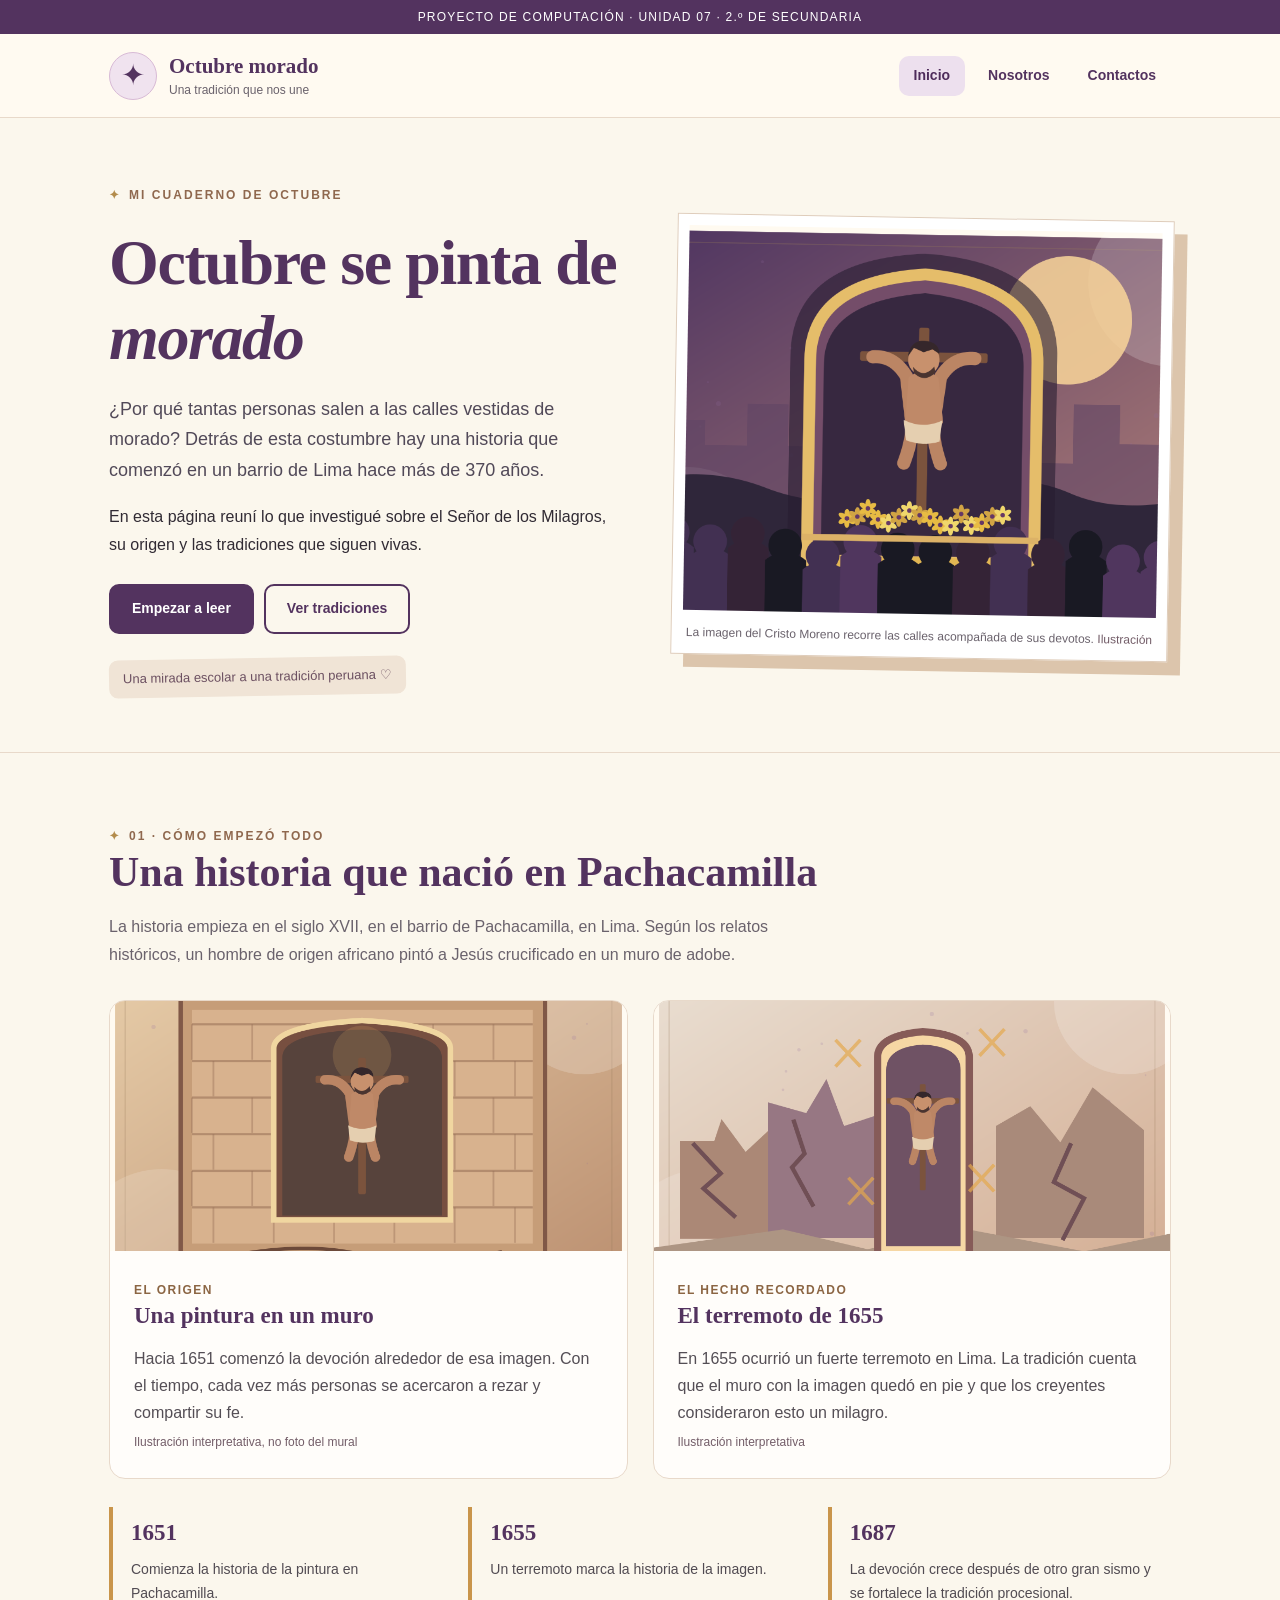
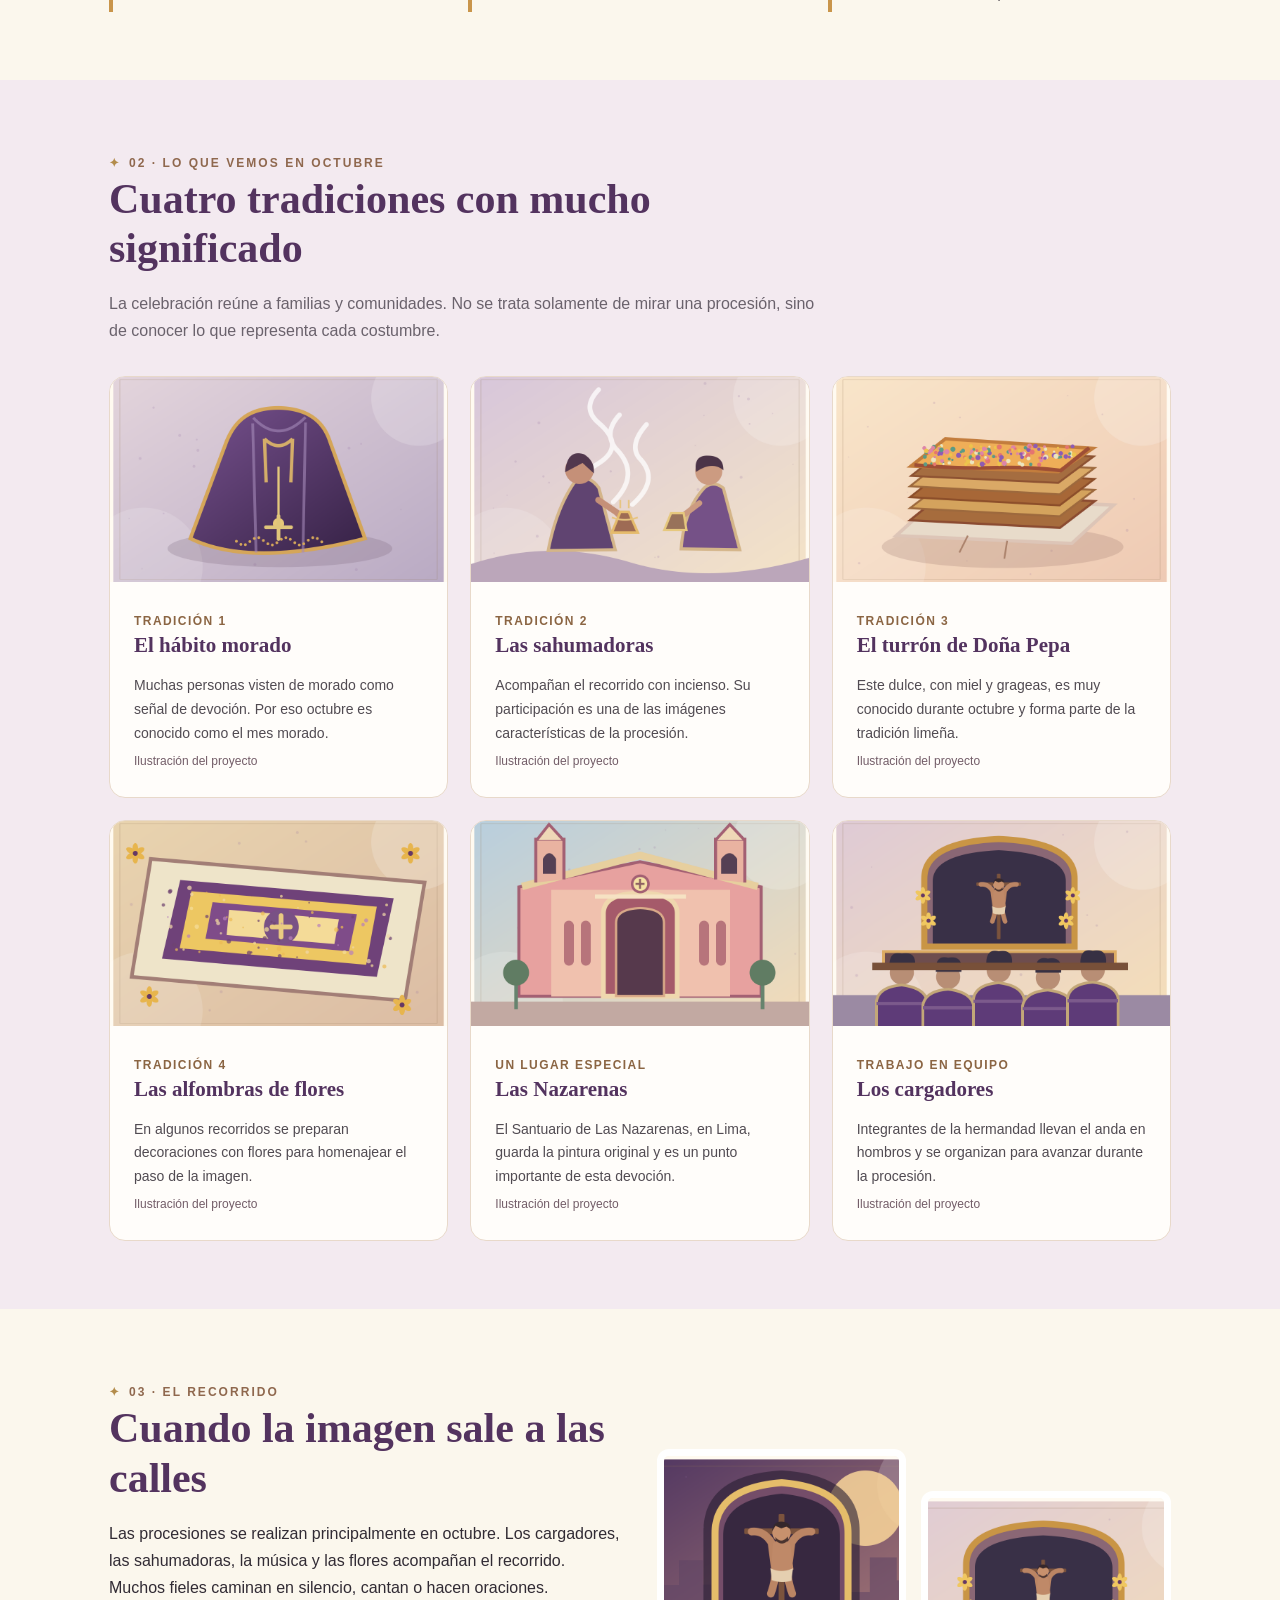
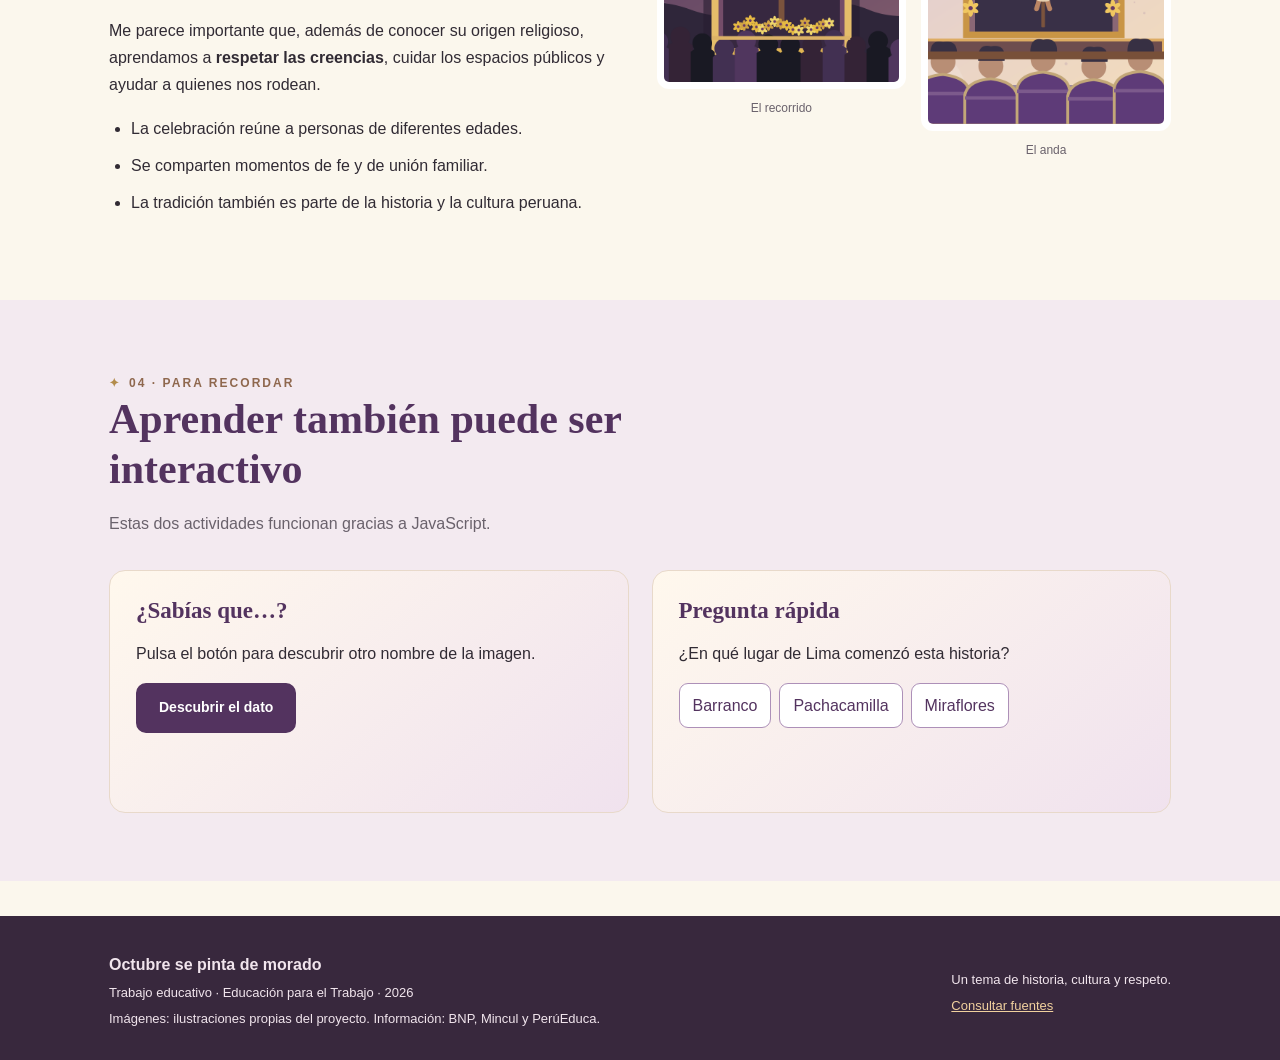
<file: index.html>
<!DOCTYPE html>
<html lang="es">
<head>
  <meta charset="UTF-8">
  <meta name="viewport" content="width=device-width, initial-scale=1.0">
  <meta name="description" content="Una página educativa sobre los orígenes, tradiciones y procesiones del Señor de los Milagros.">
  <title>Inicio | Octubre se pinta de morado</title>
  <link rel="stylesheet" href="css/estilos.css">
</head>
<body>
<a class="skip" href="#contenido">Ir al contenido</a>
<div class="mini-top">Proyecto de Computación · Unidad 07 · 2.º de secundaria</div>
<header class="site-header"><div class="container nav-wrap">
  <a class="brand" href="index.html"><span class="brand-mark" aria-hidden="true">✦</span><span><strong>Octubre morado</strong><small>Una tradición que nos une</small></span></a>
  <nav class="nav" aria-label="Menú principal">
    <a href="index.html" aria-current="page">Inicio</a>
    <a href="nosotros.html" >Nosotros</a>
    <a href="contactos.html" >Contactos</a>
  </nav>
</div></header>
<main id="contenido">
<section class="hero"><div class="container hero-grid"><div>
<span class="eyebrow">Mi cuaderno de octubre</span>
<h1>Octubre se pinta de <em>morado</em></h1>
<p class="lead">¿Por qué tantas personas salen a las calles vestidas de morado? Detrás de esta costumbre hay una historia que comenzó en un barrio de Lima hace más de 370 años.</p>
<p>En esta página reuní lo que investigué sobre el Señor de los Milagros, su origen y las tradiciones que siguen vivas.</p>
<div class="actions"><a class="primary-button" href="#historia">Empezar a leer</a><a class="secondary-button" href="#tradiciones">Ver tradiciones</a></div>
<div class="note">Una mirada escolar a una tradición peruana ♡</div>
</div><figure class="figure hero-picture"><img src="imagenes/01-portada.png" alt="Ilustración de una procesión del Señor de los Milagros al atardecer" width="960" height="624"><figcaption>La imagen del Cristo Moreno recorre las calles acompañada de sus devotos. <span class="badge-illustration">Ilustración</span></figcaption></figure></div></section>
<hr class="divider">
<section class="section" id="historia"><div class="container"><div class="section-intro"><span class="eyebrow">01 · Cómo empezó todo</span><h2>Una historia que nació en Pachacamilla</h2><p>La historia empieza en el siglo XVII, en el barrio de Pachacamilla, en Lima. Según los relatos históricos, un hombre de origen africano pintó a Jesús crucificado en un muro de adobe.</p></div>
<div class="history-grid"><article class="story-card"><img src="imagenes/02-origen-pachacamilla.png" alt="Ilustración de la pintura de Jesús crucificado sobre un muro de adobe en Pachacamilla" loading="lazy"><div class="card-content"><span class="tag">El origen</span><h3>Una pintura en un muro</h3><p>Hacia 1651 comenzó la devoción alrededor de esa imagen. Con el tiempo, cada vez más personas se acercaron a rezar y compartir su fe.</p><span class="badge-illustration">Ilustración interpretativa, no foto del mural</span></div></article>
<article class="story-card"><img src="imagenes/03-el-muro-y-el-sismo.png" alt="Ilustración de un muro que permanece en pie después de un terremoto" loading="lazy"><div class="card-content"><span class="tag">El hecho recordado</span><h3>El terremoto de 1655</h3><p>En 1655 ocurrió un fuerte terremoto en Lima. La tradición cuenta que el muro con la imagen quedó en pie y que los creyentes consideraron esto un milagro.</p><span class="badge-illustration">Ilustración interpretativa</span></div></article></div>
<div class="timeline"><div class="time"><strong>1651</strong><p>Comienza la historia de la pintura en Pachacamilla.</p></div><div class="time"><strong>1655</strong><p>Un terremoto marca la historia de la imagen.</p></div><div class="time"><strong>1687</strong><p>La devoción crece después de otro gran sismo y se fortalece la tradición procesional.</p></div></div>
</div></section>
<section class="section section-tinted" id="tradiciones"><div class="container"><div class="section-intro"><span class="eyebrow">02 · Lo que vemos en octubre</span><h2>Cuatro tradiciones con mucho significado</h2><p>La celebración reúne a familias y comunidades. No se trata solamente de mirar una procesión, sino de conocer lo que representa cada costumbre.</p></div>
<div class="tile-grid">
<article class="tile"><img src="imagenes/05-habito-morado.png" alt="Ilustración: el hábito morado" loading="lazy"><div class="card-content"><span class="tag">Tradición 1</span><h3>El hábito morado</h3><p>Muchas personas visten de morado como señal de devoción. Por eso octubre es conocido como el mes morado.</p><span class="badge-illustration">Ilustración del proyecto</span></div></article><article class="tile"><img src="imagenes/06-sahumadoras.png" alt="Ilustración: las sahumadoras" loading="lazy"><div class="card-content"><span class="tag">Tradición 2</span><h3>Las sahumadoras</h3><p>Acompañan el recorrido con incienso. Su participación es una de las imágenes características de la procesión.</p><span class="badge-illustration">Ilustración del proyecto</span></div></article><article class="tile"><img src="imagenes/07-turron-dona-pepa.png" alt="Ilustración: el turrón de doña pepa" loading="lazy"><div class="card-content"><span class="tag">Tradición 3</span><h3>El turrón de Doña Pepa</h3><p>Este dulce, con miel y grageas, es muy conocido durante octubre y forma parte de la tradición limeña.</p><span class="badge-illustration">Ilustración del proyecto</span></div></article><article class="tile"><img src="imagenes/08-alfombra-de-flores.png" alt="Ilustración: las alfombras de flores" loading="lazy"><div class="card-content"><span class="tag">Tradición 4</span><h3>Las alfombras de flores</h3><p>En algunos recorridos se preparan decoraciones con flores para homenajear el paso de la imagen.</p><span class="badge-illustration">Ilustración del proyecto</span></div></article><article class="tile"><img src="imagenes/04-iglesia-las-nazarenas.png" alt="Ilustración: las nazarenas" loading="lazy"><div class="card-content"><span class="tag">Un lugar especial</span><h3>Las Nazarenas</h3><p>El Santuario de Las Nazarenas, en Lima, guarda la pintura original y es un punto importante de esta devoción.</p><span class="badge-illustration">Ilustración del proyecto</span></div></article><article class="tile"><img src="imagenes/09-cargadores-del-anda.png" alt="Ilustración: los cargadores" loading="lazy"><div class="card-content"><span class="tag">Trabajo en equipo</span><h3>Los cargadores</h3><p>Integrantes de la hermandad llevan el anda en hombros y se organizan para avanzar durante la procesión.</p><span class="badge-illustration">Ilustración del proyecto</span></div></article>
</div></div></section>
<section class="section" id="procesiones"><div class="container two-col"><div><span class="eyebrow">03 · El recorrido</span><h2>Cuando la imagen sale a las calles</h2><p>Las procesiones se realizan principalmente en octubre. Los cargadores, las sahumadoras, la música y las flores acompañan el recorrido. Muchos fieles caminan en silencio, cantan o hacen oraciones.</p><p>Me parece importante que, además de conocer su origen religioso, aprendamos a <strong>respetar las creencias</strong>, cuidar los espacios públicos y ayudar a quienes nos rodean.</p><ul class="check-list"><li>La celebración reúne a personas de diferentes edades.</li><li>Se comparten momentos de fe y de unión familiar.</li><li>La tradición también es parte de la historia y la cultura peruana.</li></ul></div>
<div class="photo-stack"><figure class="figure"><img src="imagenes/01-portada.png" alt="Ilustración de fieles acompañando una procesión"><figcaption>El recorrido</figcaption></figure><figure class="figure"><img src="imagenes/09-cargadores-del-anda.png" alt="Ilustración de los cargadores del anda"><figcaption>El anda</figcaption></figure></div>
</div></section>
<section class="section section-tinted" id="aprende"><div class="container"><div class="section-intro"><span class="eyebrow">04 · Para recordar</span><h2>Aprender también puede ser interactivo</h2><p>Estas dos actividades funcionan gracias a JavaScript.</p></div><div class="interactive-grid">
<div class="interactive-card"><h3>¿Sabías que…?</h3><p>Pulsa el botón para descubrir otro nombre de la imagen.</p><button type="button" id="boton-dato" class="primary-button" aria-expanded="false" aria-controls="dato-curioso">Descubrir el dato</button><p class="reveal" id="dato-curioso" hidden>Al Señor de los Milagros también se le conoce como <strong>Cristo de Pachacamilla</strong> o <strong>Cristo Moreno</strong>.</p></div>
<div class="interactive-card"><h3>Pregunta rápida</h3><p>¿En qué lugar de Lima comenzó esta historia?</p><div class="quiz-options"><button type="button" data-respuesta="incorrecta">Barranco</button><button type="button" data-respuesta="correcta">Pachacamilla</button><button type="button" data-respuesta="incorrecta">Miraflores</button></div><p class="quiz-result" id="resultado-quiz" role="status" aria-live="polite"></p></div>
</div></div></section>
</main><footer class="site-footer"><div class="container footer-line"><div><strong>Octubre se pinta de morado</strong><p>Trabajo educativo · Educación para el Trabajo · 2026</p><p>Imágenes: ilustraciones propias del proyecto. Información: BNP, Mincul y PerúEduca.</p></div><div><p>Un tema de historia, cultura y respeto.</p><p><a href="nosotros.html#fuentes">Consultar fuentes</a></p></div></div></footer>
<script src="js/interacciones.js"></script></body></html>
</file>
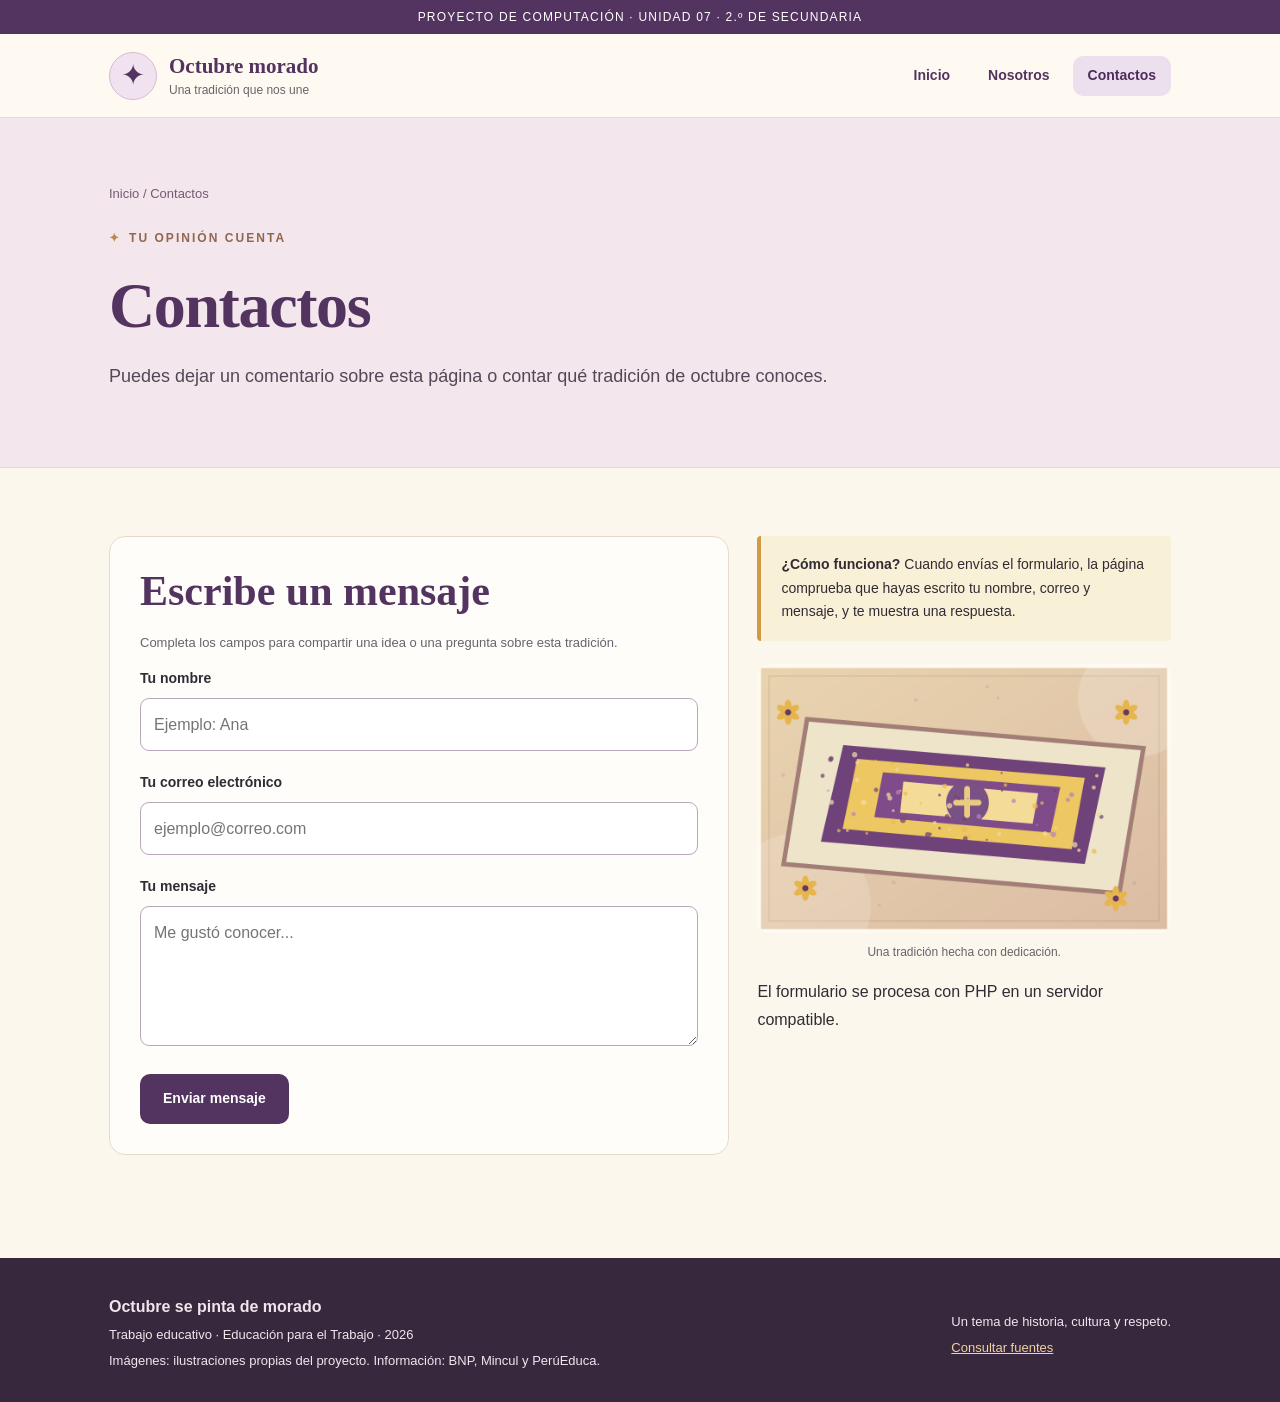
<file: contactos.html>
<!DOCTYPE html>
<html lang="es">
<head>
  <meta charset="UTF-8">
  <meta name="viewport" content="width=device-width, initial-scale=1.0">
  <meta name="description" content="Formulario de contacto de la página educativa sobre el Señor de los Milagros.">
  <title>Contactos | Octubre se pinta de morado</title>
  <link rel="stylesheet" href="css/estilos.css">
</head>
<body>
<a class="skip" href="#contenido">Ir al contenido</a>
<div class="mini-top">Proyecto de Computación · Unidad 07 · 2.º de secundaria</div>
<header class="site-header"><div class="container nav-wrap">
  <a class="brand" href="index.html"><span class="brand-mark" aria-hidden="true">✦</span><span><strong>Octubre morado</strong><small>Una tradición que nos une</small></span></a>
  <nav class="nav" aria-label="Menú principal">
    <a href="index.html" >Inicio</a>
    <a href="nosotros.html" >Nosotros</a>
    <a href="contactos.html" aria-current="page">Contactos</a>
  </nav>
</div></header>
<main id="contenido"><section class="page-hero"><div class="container"><div class="breadcrumb">Inicio / Contactos</div><span class="eyebrow">Tu opinión cuenta</span><h1>Contactos</h1><p class="lead">Puedes dejar un comentario sobre esta página o contar qué tradición de octubre conoces.</p></div></section>
<section class="section"><div class="container form-layout"><div class="form-card"><h2>Escribe un mensaje</h2><p class="form-help">Completa los campos para compartir una idea o una pregunta sobre esta tradición.</p>
<form action="procesar.php" method="post" accept-charset="UTF-8">
<div class="field"><label for="nombre">Tu nombre</label><input type="text" id="nombre" name="nombre" maxlength="80" autocomplete="name" placeholder="Ejemplo: Ana" required></div>
<div class="field"><label for="correo">Tu correo electrónico</label><input type="email" id="correo" name="correo" maxlength="120" autocomplete="email" placeholder="ejemplo@correo.com" required></div>
<div class="field"><label for="mensaje">Tu mensaje</label><textarea id="mensaje" name="mensaje" maxlength="1500" placeholder="Me gustó conocer..." required></textarea></div>
<button class="primary-button" type="submit">Enviar mensaje</button>
</form></div><aside><div class="notice"><strong>¿Cómo funciona?</strong> Cuando envías el formulario, la página comprueba que hayas escrito tu nombre, correo y mensaje, y te muestra una respuesta.</div>
<figure class="figure" style="margin-top:23px"><img src="imagenes/08-alfombra-de-flores.png" alt="Ilustración de una alfombra de flores" style="border-radius:12px"><figcaption>Una tradición hecha con dedicación.</figcaption></figure><p>El formulario se procesa con PHP en un servidor compatible.</p></aside></div></section></main><footer class="site-footer"><div class="container footer-line"><div><strong>Octubre se pinta de morado</strong><p>Trabajo educativo · Educación para el Trabajo · 2026</p><p>Imágenes: ilustraciones propias del proyecto. Información: BNP, Mincul y PerúEduca.</p></div><div><p>Un tema de historia, cultura y respeto.</p><p><a href="nosotros.html#fuentes">Consultar fuentes</a></p></div></div></footer>
<script src="js/interacciones.js"></script></body></html>
</file>
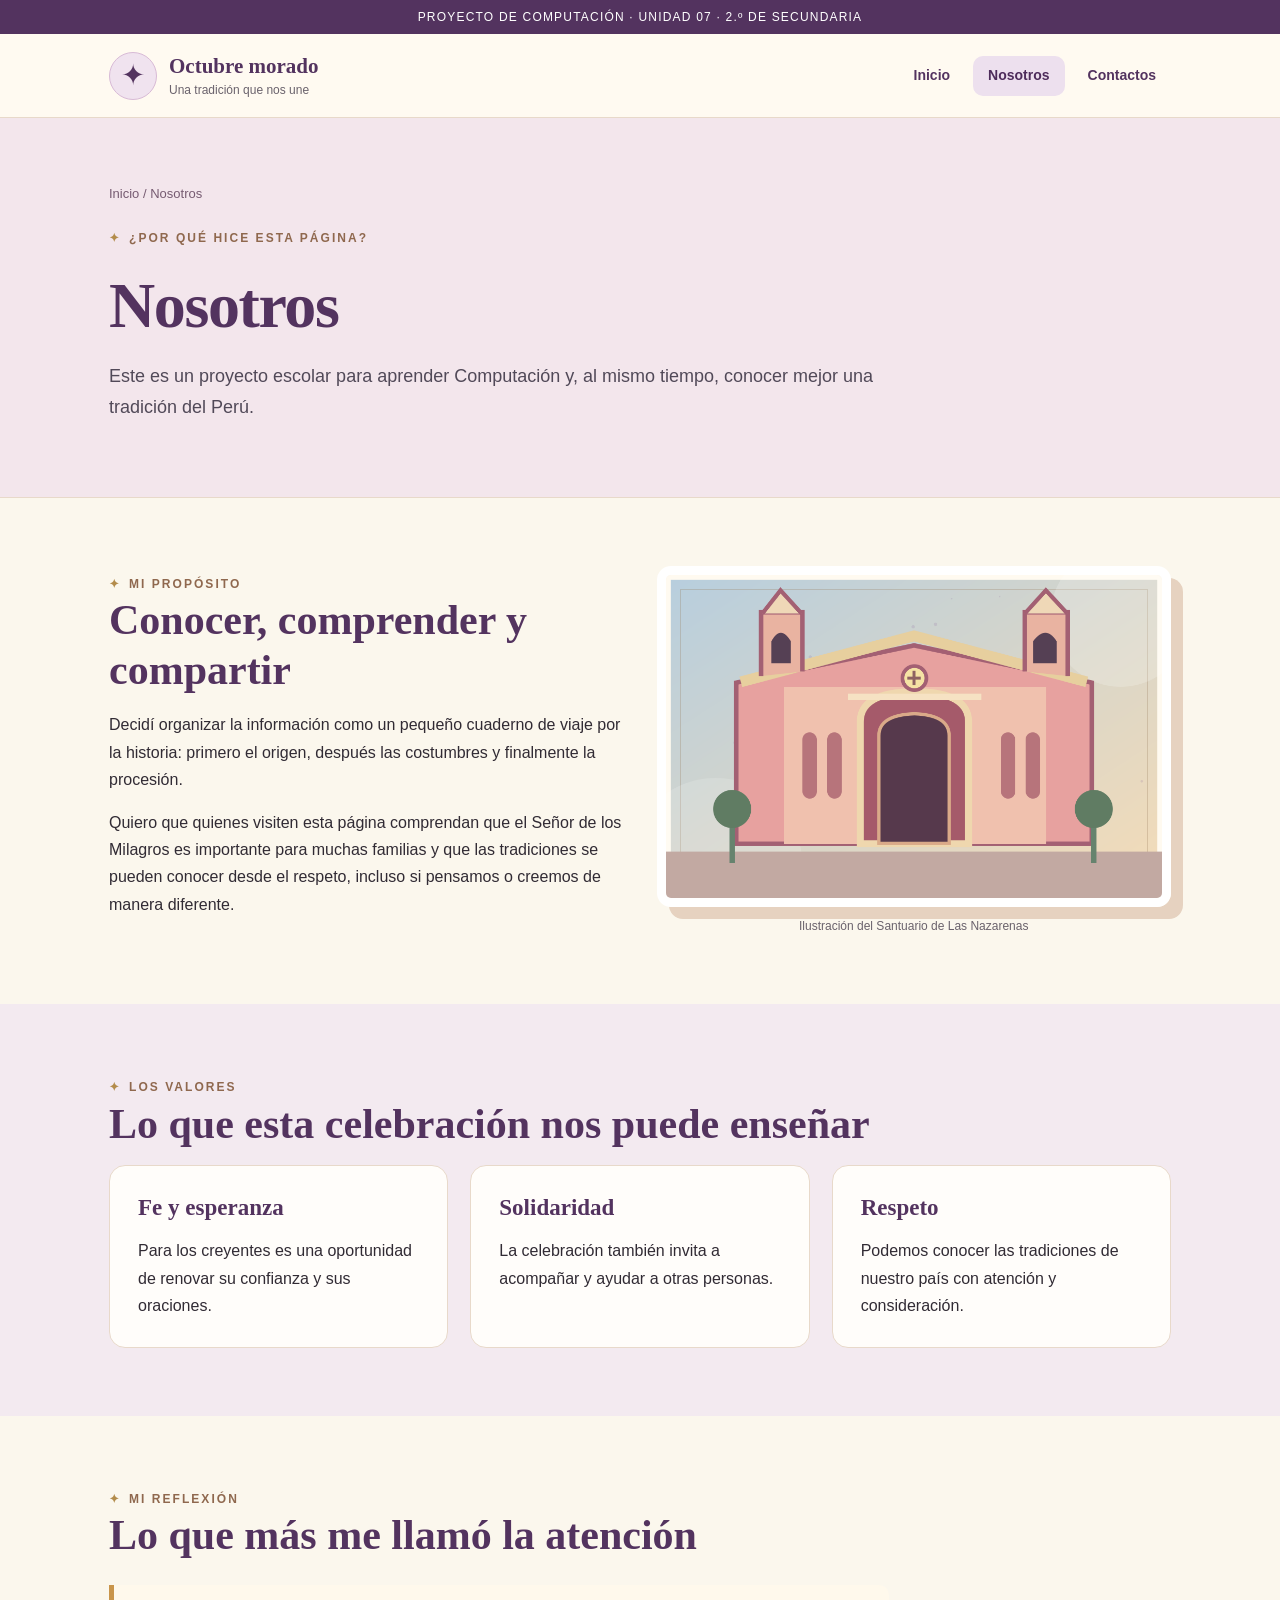
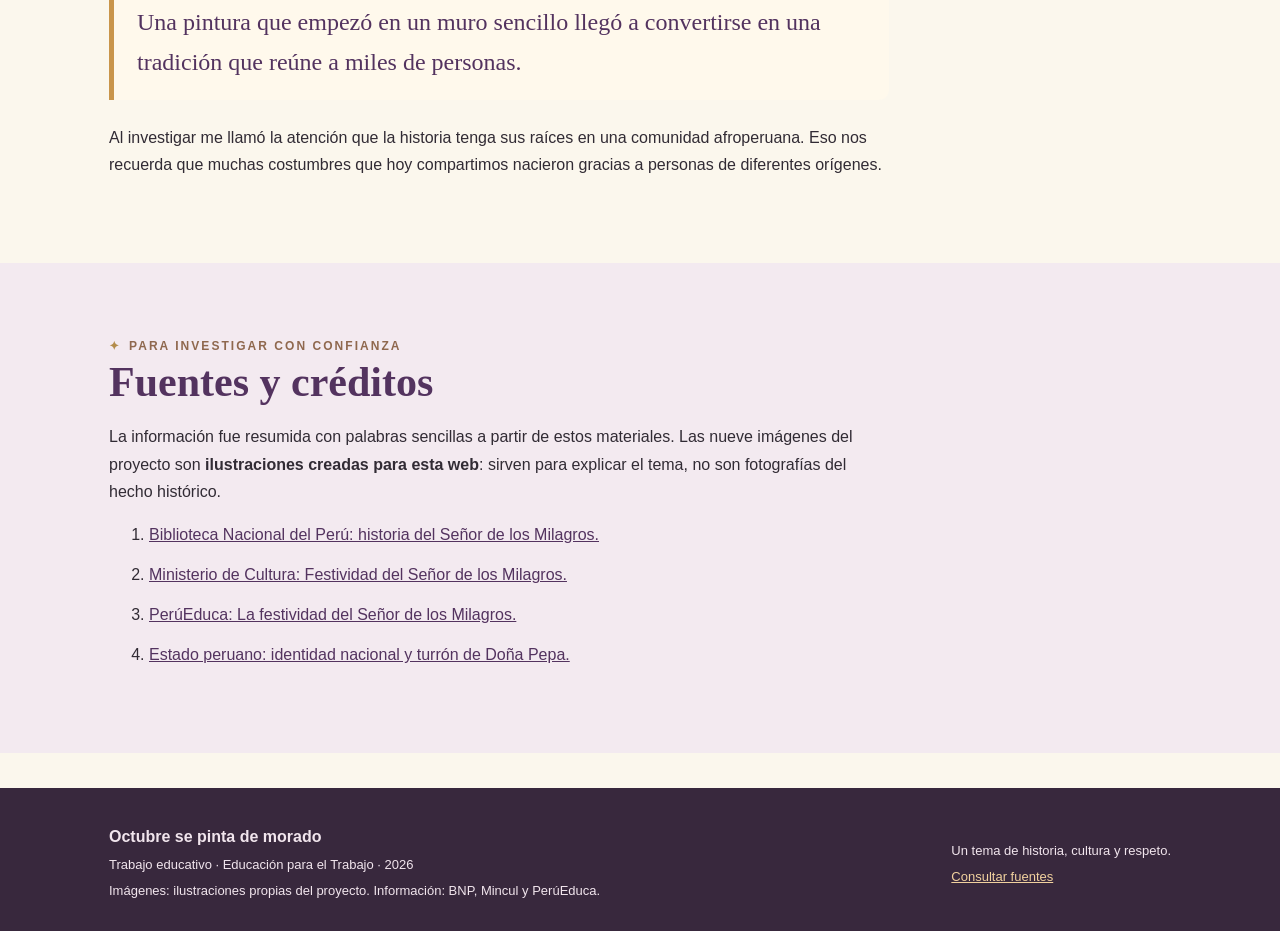
<file: nosotros.html>
<!DOCTYPE html>
<html lang="es">
<head>
  <meta charset="UTF-8">
  <meta name="viewport" content="width=device-width, initial-scale=1.0">
  <meta name="description" content="Propósito de la página, valores y fuentes de información.">
  <title>Nosotros | Octubre se pinta de morado</title>
  <link rel="stylesheet" href="css/estilos.css">
</head>
<body>
<a class="skip" href="#contenido">Ir al contenido</a>
<div class="mini-top">Proyecto de Computación · Unidad 07 · 2.º de secundaria</div>
<header class="site-header"><div class="container nav-wrap">
  <a class="brand" href="index.html"><span class="brand-mark" aria-hidden="true">✦</span><span><strong>Octubre morado</strong><small>Una tradición que nos une</small></span></a>
  <nav class="nav" aria-label="Menú principal">
    <a href="index.html" >Inicio</a>
    <a href="nosotros.html" aria-current="page">Nosotros</a>
    <a href="contactos.html" >Contactos</a>
  </nav>
</div></header>
<main id="contenido"><section class="page-hero"><div class="container"><div class="breadcrumb">Inicio / Nosotros</div><span class="eyebrow">¿Por qué hice esta página?</span><h1>Nosotros</h1><p class="lead">Este es un proyecto escolar para aprender Computación y, al mismo tiempo, conocer mejor una tradición del Perú.</p></div></section>
<section class="section"><div class="container two-col"><div><span class="eyebrow">Mi propósito</span><h2>Conocer, comprender y compartir</h2><p>Decidí organizar la información como un pequeño cuaderno de viaje por la historia: primero el origen, después las costumbres y finalmente la procesión.</p><p>Quiero que quienes visiten esta página comprendan que el Señor de los Milagros es importante para muchas familias y que las tradiciones se pueden conocer desde el respeto, incluso si pensamos o creemos de manera diferente.</p></div>
<figure class="figure"><img src="imagenes/04-iglesia-las-nazarenas.png" alt="Ilustración del Santuario de Las Nazarenas" style="border-radius:14px;border:9px solid white;box-shadow:12px 12px 0 #e6d2c0"><figcaption>Ilustración del Santuario de Las Nazarenas</figcaption></figure></div></section>
<section class="section section-tinted"><div class="container"><span class="eyebrow">Los valores</span><h2>Lo que esta celebración nos puede enseñar</h2><div class="tile-grid"><article class="bio-card"><h3>Fe y esperanza</h3><p>Para los creyentes es una oportunidad de renovar su confianza y sus oraciones.</p></article><article class="bio-card"><h3>Solidaridad</h3><p>La celebración también invita a acompañar y ayudar a otras personas.</p></article><article class="bio-card"><h3>Respeto</h3><p>Podemos conocer las tradiciones de nuestro país con atención y consideración.</p></article></div></div></section>
<section class="section"><div class="container"><div class="body-copy"><span class="eyebrow">Mi reflexión</span><h2>Lo que más me llamó la atención</h2><p class="quote">Una pintura que empezó en un muro sencillo llegó a convertirse en una tradición que reúne a miles de personas.</p><p>Al investigar me llamó la atención que la historia tenga sus raíces en una comunidad afroperuana. Eso nos recuerda que muchas costumbres que hoy compartimos nacieron gracias a personas de diferentes orígenes.</p></div></div></section>
<section class="section section-tinted" id="fuentes"><div class="container"><div class="body-copy"><span class="eyebrow">Para investigar con confianza</span><h2>Fuentes y créditos</h2><p>La información fue resumida con palabras sencillas a partir de estos materiales. Las nueve imágenes del proyecto son <strong>ilustraciones creadas para esta web</strong>: sirven para explicar el tema, no son fotografías del hecho histórico.</p><ol class="sources"><li><a href="https://www.bnp.gob.pe/bnp-atesora-materiales-referentes-al-senor-de-los-milagros/" target="_blank" rel="noopener noreferrer">Biblioteca Nacional del Perú: historia del Señor de los Milagros.</a></li><li><a href="https://geoportal.cultura.gob.pe/assets/patinmaterial/archivos/doc/ba_588a65214e3db.pdf" target="_blank" rel="noopener noreferrer">Ministerio de Cultura: Festividad del Señor de los Milagros.</a></li><li><a href="https://repositorios.perueduca.pe/pe-recursos/edures/ecee6649-13f5-43aa-a812-7f88d86e6afe.pdf" target="_blank" rel="noopener noreferrer">PerúEduca: La festividad del Señor de los Milagros.</a></li><li><a href="https://www.gob.pe/institucion/embajada-del-peru-en-panama/informes-publicaciones/1297746-identidad-nacional-el-surgimiento-del-culto-por-el-senor-de-los-milagros" target="_blank" rel="noopener noreferrer">Estado peruano: identidad nacional y turrón de Doña Pepa.</a></li></ol><p></p></div></div></section>
</main><footer class="site-footer"><div class="container footer-line"><div><strong>Octubre se pinta de morado</strong><p>Trabajo educativo · Educación para el Trabajo · 2026</p><p>Imágenes: ilustraciones propias del proyecto. Información: BNP, Mincul y PerúEduca.</p></div><div><p>Un tema de historia, cultura y respeto.</p><p><a href="nosotros.html#fuentes">Consultar fuentes</a></p></div></div></footer>
<script src="js/interacciones.js"></script></body></html>
</file>
<file: css/estilos.css>
/* Hoja de estilos principal. Colores inspirados en el mes morado. */
:root {--morado:#53335f;--morado2:#76528a;--crema:#fbf7ed;--papel:#fffdfa;--oro:#c9954b;--tinta:#312b34;--gris:#6a626c;--borde:#e8d9ca;--rosa:#f5e9e6;}
*{box-sizing:border-box}html{scroll-behavior:smooth}body{margin:0;background:var(--crema);color:var(--tinta);font-family:Arial,Helvetica,sans-serif;font-size:16px;line-height:1.7}img{display:block;max-width:100%;height:auto}a{color:var(--morado)}button,input,textarea{font:inherit}.container{max-width:1110px;margin:auto;padding:0 24px}.skip{position:absolute;top:-50px;left:12px;background:#fff;padding:8px;z-index:50}.skip:focus{top:10px}.mini-top{background:var(--morado);color:#fff;padding:7px 0;text-align:center;font-size:12px;letter-spacing:.1em;text-transform:uppercase}.site-header{background:#fffaf1;border-bottom:1px solid var(--borde);position:sticky;top:0;z-index:10}.nav-wrap{display:flex;justify-content:space-between;align-items:center;gap:20px;min-height:83px}.brand{display:flex;align-items:center;gap:12px;text-decoration:none;color:var(--morado);line-height:1.2}.brand-mark{font-size:29px;background:#f0e3ef;border:1px solid #d8bad6;width:48px;height:48px;display:grid;place-items:center;border-radius:50%}.brand strong{font-family:Georgia,serif;font-size:21px;display:block}.brand small{color:var(--gris);font-size:12px}.nav{display:flex;gap:8px;align-items:center}.nav a{padding:8px 15px;text-decoration:none;font-weight:700;font-size:14px;border-radius:10px}.nav a:hover,.nav a[aria-current=page]{background:#ede0ee;color:#4e2c5b}.hero{padding:62px 0 56px}.hero-grid{display:grid;grid-template-columns:1.02fr .98fr;gap:48px;align-items:center}.eyebrow{font-size:12px;letter-spacing:.17em;text-transform:uppercase;font-weight:bold;color:#8f684e}.eyebrow:before{content:'✦';margin-right:8px;color:#b38c4b}h1,h2,h3{font-family:Georgia,'Times New Roman',serif;line-height:1.18;color:var(--morado);margin:0 0 16px}h1{font-size:clamp(42px,5vw,66px);letter-spacing:-1.4px;margin-top:17px}h2{font-size:clamp(31px,3.4vw,42px)}h3{font-size:23px}.lead{font-size:18px;color:#514958;max-width:590px}.primary-button,.secondary-button{display:inline-block;text-decoration:none;background:var(--morado);color:white;border:2px solid var(--morado);padding:11px 21px;border-radius:10px;font-size:14px;font-weight:700;cursor:pointer;transition:transform .15s,background .15s}.secondary-button{background:transparent;color:var(--morado)}.primary-button:hover,.secondary-button:hover{transform:translateY(-2px);background:#6e4b7f;color:white}.actions{display:flex;gap:10px;flex-wrap:wrap;margin-top:26px}.figure{margin:0}.hero-picture{padding:11px;background:#fff;border:1px solid #dfcdbb;box-shadow:13px 13px 0 #dcc5ac;transform:rotate(1deg)}.hero-picture img{width:100%;height:385px;object-fit:cover}.figure figcaption{font-size:12px;color:var(--gris);padding-top:9px;text-align:center}.note{display:inline-block;padding:8px 14px;background:#f0e4d6;color:#6c5061;font-size:13px;border-radius:9px;transform:rotate(-1deg);margin-top:24px}.divider{border:0;border-top:1px solid var(--borde);margin:0}.section{padding:68px 0}.section-tinted{background:#f3eaf0}.section-intro{max-width:715px;margin-bottom:32px}.section-intro p{color:var(--gris);margin:0}.history-grid{display:grid;grid-template-columns:1fr 1fr;gap:25px}.story-card,.tile,.info-card,.interactive-card,.bio-card,.form-card{background:var(--papel);border:1px solid var(--borde);border-radius:16px;overflow:hidden}.story-card img{width:100%;height:250px;object-fit:cover}.card-content{padding:24px}.tag{font-size:12px;font-weight:bold;color:#8b6543;letter-spacing:.12em;text-transform:uppercase}.card-content p{margin-bottom:0;color:#544e55}.timeline{display:grid;grid-template-columns:repeat(3,1fr);gap:16px;margin-top:28px}.time{border-left:4px solid var(--oro);padding:6px 18px}.time strong{display:block;font-size:23px;color:var(--morado);font-family:Georgia,serif}.time p{margin:6px 0 0;font-size:14px;color:#514b52}.tile-grid{display:grid;grid-template-columns:repeat(3,1fr);gap:22px}.tile{display:flex;flex-direction:column}.tile img{height:205px;width:100%;object-fit:cover}.tile .card-content{flex:1}.tile h3{font-size:21px}.tile p{font-size:14px;color:#514b52}.two-col{display:grid;grid-template-columns:1fr 1fr;gap:33px;align-items:center}.photo-stack{display:grid;grid-template-columns:1fr 1fr;gap:15px}.photo-stack figure img{height:240px;width:100%;object-fit:cover;border-radius:12px;border:7px solid white}.photo-stack figure:nth-child(2){margin-top:42px}.check-list{padding-left:22px}.check-list li{margin-bottom:10px}.interactive-card{padding:26px;background:linear-gradient(140deg,#fff8ed,#f0e2ee)}.interactive-grid{display:grid;grid-template-columns:1fr 1fr;gap:23px}.reveal{margin-top:16px;padding:14px 18px;background:#fff;border:1px dashed #aa86ab;border-radius:9px}.reveal[hidden]{display:none}.quiz-options{display:flex;gap:8px;flex-wrap:wrap;margin-top:10px}.quiz-options button{border:1px solid #ad90b8;background:white;color:var(--morado);border-radius:9px;padding:8px 13px;cursor:pointer}.quiz-options button:hover,.quiz-options button:focus{background:#eee1ef}.quiz-result{font-weight:bold;min-height:26px;color:#6b435d}.page-hero{background:#f3e6ec;padding:65px 0 57px;border-bottom:1px solid var(--borde)}.page-hero .lead{max-width:770px}.body-copy{max-width:780px}.bio-card{padding:28px}.bio-card p:last-child{margin-bottom:0}.quote{border-left:5px solid var(--oro);padding:17px 23px;font-family:Georgia,serif;font-size:24px;color:var(--morado);background:#fff9ec;border-radius:0 10px 10px 0}.sources li{margin-bottom:13px;overflow-wrap:anywhere}.form-layout{display:grid;grid-template-columns:1.2fr .8fr;gap:28px;align-items:start}.form-card{padding:30px}.field{margin:0 0 20px}.field label{display:block;font-size:14px;font-weight:bold;margin-bottom:7px}.field input,.field textarea{width:100%;border:1.5px solid #b9a7ba;border-radius:9px;padding:12px 13px;background:#fff;color:#302b35}.field textarea{resize:vertical;min-height:140px}.field input:focus,.field textarea:focus{outline:3px solid #decae4;outline-offset:1px}.form-help{font-size:13px;color:#6a626c}.notice{background:#f9f0d8;padding:17px 20px;border-left:4px solid #d19a49;border-radius:4px;font-size:14px}.site-footer{background:#38283d;color:#f1e5ed;padding:35px 0 25px;margin-top:35px}.site-footer p{margin:4px 0;font-size:13px}.site-footer a{color:#f1d19e}.footer-line{display:flex;justify-content:space-between;gap:20px;align-items:center;flex-wrap:wrap}.breadcrumb{font-size:13px;color:#765b71;margin-bottom:18px}.result-panel{max-width:700px;margin:70px auto;padding:34px;border-radius:16px;border:1px solid var(--borde);background:#fff}.result-panel h1{font-size:40px}.result-panel p{overflow-wrap:anywhere}.smallcaption{font-size:12px;color:#716875}.badge-illustration{display:inline-block;color:#735d68;font-size:12px;margin-top:3px}
@media(max-width:830px){.hero-grid,.two-col,.form-layout{grid-template-columns:1fr}.hero{padding-top:38px}.hero-picture img{height:320px}.tile-grid{grid-template-columns:repeat(2,1fr)}.interactive-grid{grid-template-columns:1fr}.hero-grid{gap:25px}.nav-wrap{flex-wrap:wrap;justify-content:center;padding-top:15px;padding-bottom:14px;gap:12px}.site-header{position:static}}@media(max-width:520px){.container{padding:0 16px}.hero{padding-bottom:40px}h1{font-size:41px}.history-grid,.tile-grid,.timeline{grid-template-columns:1fr}.time{margin-bottom:6px}.section{padding:48px 0}.nav{gap:0}.nav a{padding:8px 12px}.brand strong{font-size:19px}.hero-picture img{height:250px}.photo-stack figure img{height:170px}.interactive-card,.form-card{padding:21px}.footer-line{align-items:flex-start}}
</file>
